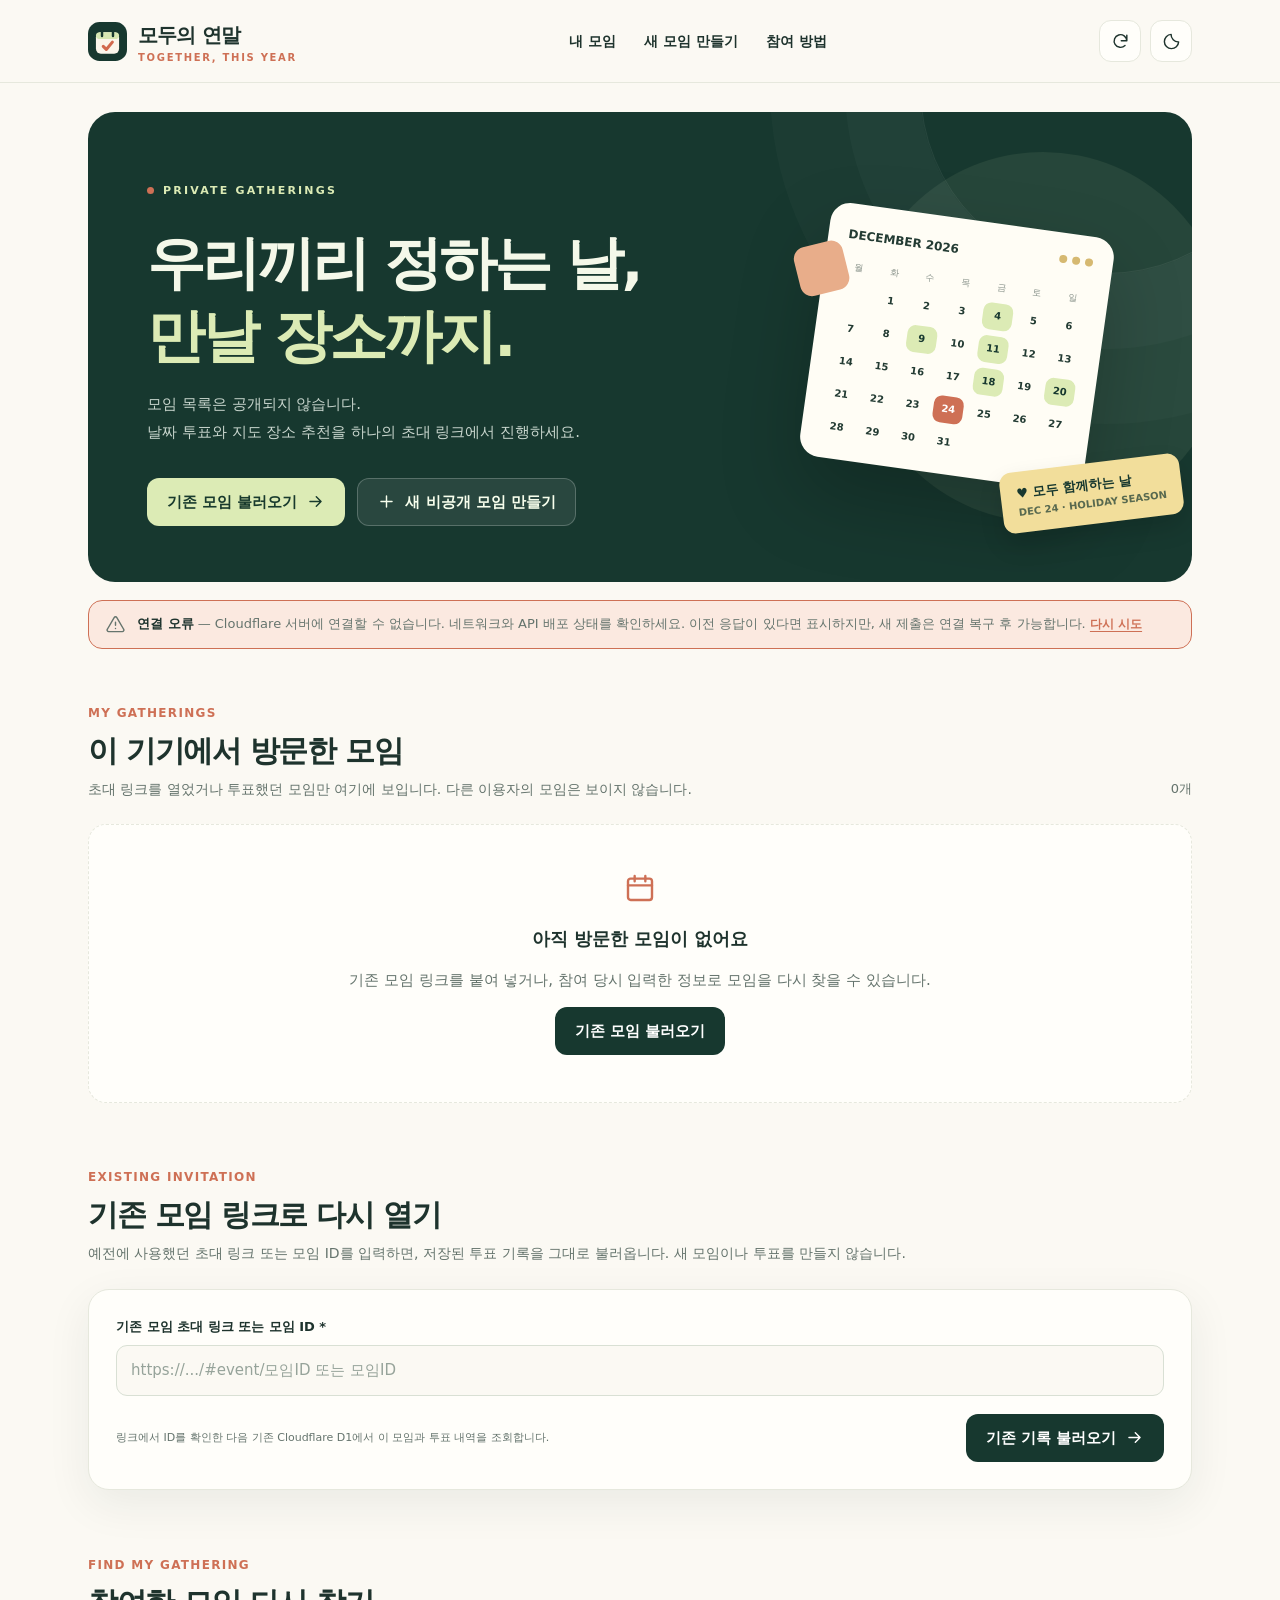
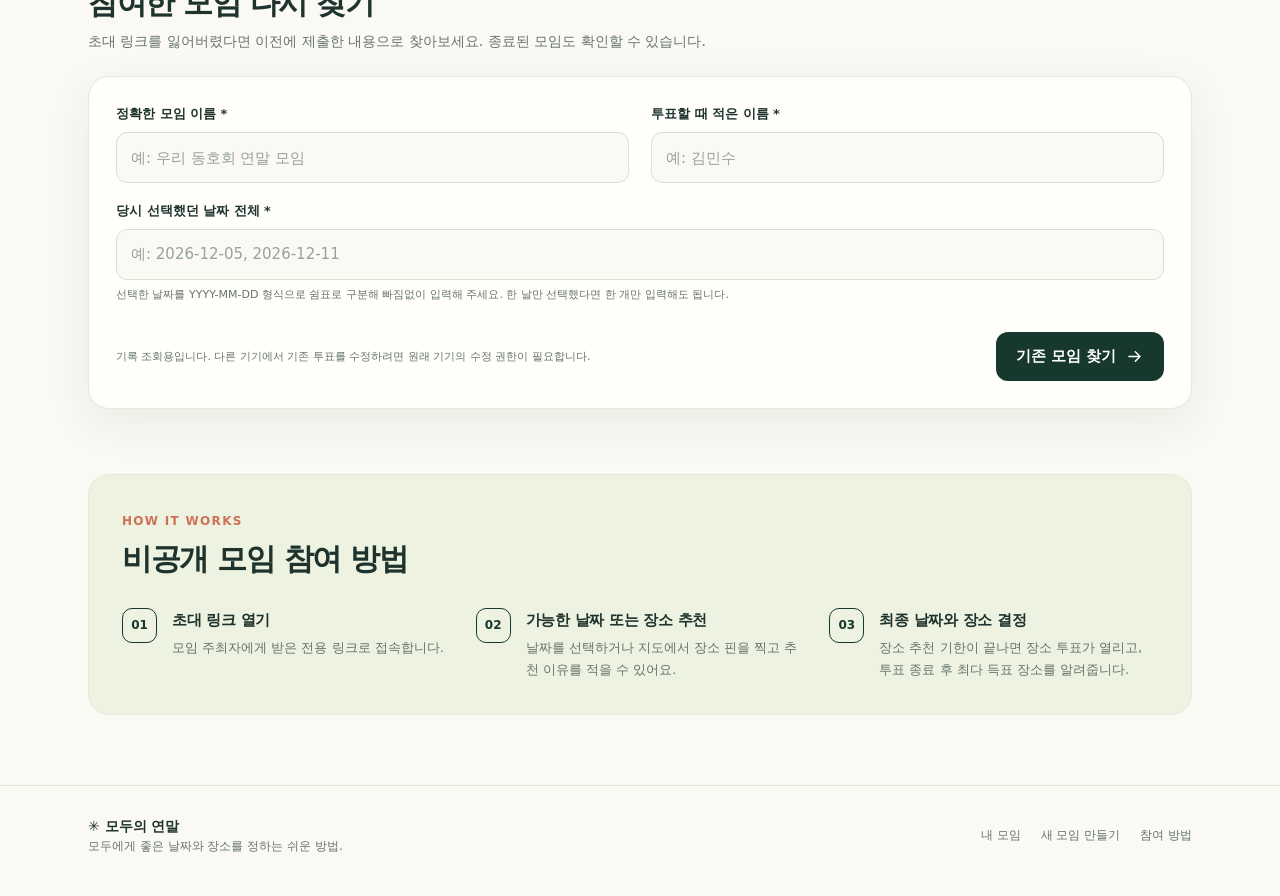
<file: index.html>
<!doctype html>
<html lang="ko">
<head>
  <meta charset="utf-8">
  <meta name="viewport" content="width=device-width, initial-scale=1, viewport-fit=cover">
  <meta name="theme-color" content="#172d28">
  <meta name="description" content="모임 날짜를 함께 고르고 지도에서 장소를 추천하고 투표하세요. 비공개 초대 링크로 진행합니다.">
  <meta name="robots" content="noindex, nofollow">
  <meta property="og:type" content="website">
  <meta property="og:title" content="모두의 연말 | 우리에게 맞는 모임 날짜·장소 정하기">
  <meta property="og:description" content="날짜 투표부터 지도 장소 추천과 최종 장소 선정까지, 모두의 연말을 함께 정하세요.">
  <meta property="og:site_name" content="모두의 연말">
  <meta property="og:image" content="./assets/og-image.png">
  <meta property="og:image:width" content="1200">
  <meta property="og:image:height" content="630">
  <meta name="twitter:card" content="summary_large_image">
  <meta name="twitter:title" content="모두의 연말 | 연말 모임 일정 조율">
  <meta name="twitter:description" content="가능한 날짜를 고르고, 지도에서 장소를 추천하고 함께 투표해요.">
  <meta name="twitter:image" content="./assets/og-image.png">
  <link rel="icon" href="./assets/favicon.svg" type="image/svg+xml">
  <link rel="icon" type="image/png" sizes="32x32" href="./assets/favicon-32.png">
  <link rel="icon" type="image/png" sizes="16x16" href="./assets/favicon-16.png">
  <link rel="apple-touch-icon" href="./assets/apple-touch-icon.png">
  <link rel="manifest" href="./manifest.webmanifest">
  <title>모두의 연말 — 우리에게 맞는 모임 날짜·장소 정하기</title>
  <link rel="stylesheet" href="./styles.css?v=20261116-places-v1">
  <script type="application/ld+json">{"@context":"https://schema.org","@type":"WebApplication","name":"모두의 연말","description":"연말 모임 날짜와 장소를 함께 선정하는 비공개 웹 서비스","applicationCategory":"LifestyleApplication","operatingSystem":"Web","inLanguage":"ko"}</script>
  <script src="./config.js" defer></script>
  <script src="./maps.js?v=20261116-places-v1" defer></script>
  <script src="./app.js?v=20261116-places-v1" defer></script>
</head>
<body>
  <a class="skip-link" href="#main">본문 바로가기</a>
  <div id="app" aria-busy="true">
    <div class="boot-loading"><div class="boot-mark">12<span>✳</span></div><p>연말 일정을 불러오는 중입니다…</p></div>
  </div>
  <div id="toast" class="toast" role="status" aria-live="polite"></div>
</body>
</html>
</file>
<file: styles.css>
@charset "UTF-8";
:root{color-scheme:light;--pine:#17382f;--pine-2:#23483e;--ink:#1e332d;--muted:#65746d;--paper:#fbf9f3;--white:#fffefa;--line:#e6e8dd;--lime:#dcebb5;--pale:#eef2e1;--coral:#ce7055;--coral-pale:#fbe9e0;--gold:#f4dd9c;--surface:#fffefa;--shadow:0 14px 45px rgba(21,46,36,.07);--radius:22px;--radius-sm:13px;--content:1160px}
:root[data-theme="dark"]{color-scheme:dark;--pine:#d9edbf;--pine-2:#b1d6a6;--ink:#edf1e7;--muted:#a5b8ac;--paper:#101b19;--white:#182621;--surface:#182621;--line:#32483d;--lime:#294d35;--pale:#273b30;--coral:#f0a58c;--coral-pale:#3e2b25;--gold:#59492c;--shadow:0 20px 50px rgba(0,0,0,.13)}
*{box-sizing:border-box}html{scroll-behavior:smooth}body{margin:0;color:var(--ink);background:var(--paper);font-family: -apple-system,BlinkMacSystemFont,"Pretendard", "Noto Sans KR", "Malgun Gothic", system-ui,sans-serif;font-size:15px;-webkit-font-smoothing:antialiased;line-height:1.6}button,input{font:inherit}button{cursor:pointer}button:disabled{cursor:not-allowed;opacity:.52}a{color:inherit}a:not(.button):hover{text-decoration-color:var(--coral)}:focus-visible{outline:3px solid var(--coral);outline-offset:3px}.skip-link{position:absolute;top:-80px;left:16px;background:var(--white);z-index:999;padding:10px}.skip-link:focus{top:12px}.shell{max-width:var(--content);margin:auto;padding-left:28px;padding-right:28px}.site-header{border-bottom:1px solid var(--line);background:var(--paper);position:relative;z-index:5}.header-inner{min-height:82px;display:flex;justify-content:space-between;align-items:center;gap:22px}.brand{display:inline-flex;align-items:center;gap:11px;text-decoration:none;flex-shrink:0}.brand img{width:39px;height:39px}.brand-name{font-size:20px;font-weight:850;letter-spacing:-.8px}.brand-caption{display:block;font-size:10px;font-weight:800;letter-spacing:1.7px;color:var(--coral);line-height:1.3}.header-nav{display:flex;align-items:center;gap:28px;font-size:14px;font-weight:700}.header-nav a{text-decoration:none}.header-nav a:hover,.footer-links a:hover{color:var(--coral)}.header-actions{display:flex;align-items:center;gap:9px}.icon-btn{border:1px solid var(--line);background:var(--surface);color:var(--ink);display:inline-flex;align-items:center;justify-content:center;min-width:42px;height:42px;border-radius:12px}.icon-btn:hover{background:var(--pale)}.icon-btn svg{width:19px;height:19px}.mobile-menu-btn{display:none}.mobile-nav{display:none;border-top:1px solid var(--line);padding:10px 28px 20px}.mobile-nav.open{display:flex;gap:8px;flex-direction:column}.mobile-nav a{padding:12px 8px;font-weight:700;text-decoration:none}
.button{border:1px solid transparent;display:inline-flex;align-items:center;justify-content:center;gap:9px;text-decoration:none;padding:13px 19px;border-radius:12px;font-weight:750;line-height:1.35;transition:transform .17s,background-color .17s,border-color .17s;min-height:48px}.button:not(:disabled):hover{transform:translateY(-2px)}.button svg{width:19px;height:19px;flex-shrink:0}.button.primary{background:#dcebb5;color:#183a2d}.button.primary:hover{background:#e7f4c5}.button.dark{background:#17382f;color:#fff}.button.dark:hover{background:#254d40}.button.ghost{background:var(--surface);color:var(--ink);border-color:var(--line)}.button.ghost:hover{background:var(--pale)}.button.outline{background:transparent;border-color:var(--line);color:var(--ink)}.button.full{width:100%}.button.small{min-height:37px;padding:8px 13px;font-size:13px}.eyebrow{display:inline-flex;align-items:center;gap:9px;font-size:11px;font-weight:900;letter-spacing:2.2px;text-transform:uppercase}.eyebrow .dot{width:7px;height:7px;border-radius:50%;background:var(--coral)}.hero{margin-top:29px;border-radius:27px;background:#17382f;color:#f4f8e9;position:relative;overflow:hidden;min-height:415px;display:grid;grid-template-columns:1.15fr .85fr}.hero:after{content:"";position:absolute;width:370px;height:370px;border:1px solid rgba(255,255,255,.07);border-radius:50%;right:-100px;top:-210px;box-shadow:0 0 0 75px rgba(255,255,255,.025),0 0 0 150px rgba(255,255,255,.018);pointer-events:none}.hero-content{padding:65px 0 56px 59px;position:relative;z-index:1}.hero .eyebrow{color:#dcebb5}.hero h1{margin:26px 0 18px;font-size:clamp(35px,4.8vw,58px);line-height:1.26;letter-spacing:-3px;font-weight:850}.hero h1 em{font-style:normal;color:#dcebb5}.hero p{font-size:15px;line-height:1.85;color:#c9d6ce;margin:0 0 31px}.hero-actions{display:flex;gap:12px;flex-wrap:wrap}.hero .button.ghost{background:rgba(255,255,255,.08);border:1px solid rgba(255,255,255,.22);color:#f8ffed}.hero-art{position:relative;min-height:400px;display:grid;place-items:center}.decor-circle{position:absolute;width:370px;height:370px;border-radius:50%;background:rgba(221,235,181,.075);right:-36px;top:40px}.art-calendar{width:286px;transform:rotate(8deg);border-radius:20px;background:#fffdf5;box-shadow:0 36px 80px rgba(0,0,0,.22);position:relative;z-index:2;color:#233b33;padding:20px 20px 18px}.art-calendar:before{content:"";position:absolute;left:-27px;top:44px;width:50px;height:50px;background:#e8ad8a;border-radius:12px;transform:rotate(-22deg);z-index:-1}.art-heading{display:flex;justify-content:space-between;font-size:12px;font-weight:800;padding:2px 0 15px}.art-dot-row{display:flex;gap:5px}.art-dot-row b{width:8px;height:8px;border-radius:100%;background:#d6b971}.art-weekdays,.art-days{display:grid;grid-template-columns:repeat(7,1fr);text-align:center;gap:6px}.art-weekdays{font-size:9px;color:#89938b;margin-bottom:8px}.art-day{font-size:10px;border-radius:8px;height:27px;display:grid;place-items:center;font-weight:650}.art-day.active{background:#dcebb5;color:#17382f}.art-day.star{background:#ce7055;color:white}.art-ticket{position:absolute;right:10px;bottom:58px;transform:rotate(-7deg);background:#f2de9b;color:#17382f;padding:12px 16px;border-radius:12px;z-index:3;box-shadow:0 12px 25px rgba(0,0,0,.14);font-weight:850;font-size:13px}.art-ticket small{display:block;font-weight:600;font-size:10px;opacity:.7}
.info-banner{display:flex;align-items:center;gap:12px;background:var(--pale);border:1px solid var(--line);border-radius:14px;padding:13px 17px;margin-top:18px;font-size:13px;color:var(--muted)}.info-banner strong{color:var(--ink)}.info-banner svg{flex-shrink:0;width:19px;height:19px}.info-banner a{font-weight:750;text-underline-offset:3px}.info-banner.error{background:var(--coral-pale);border-color:var(--coral)}.info-banner.success{background:var(--pale)}.section{padding:51px 0}.section-top{display:flex;align-items:flex-end;justify-content:space-between;gap:18px;margin-bottom:24px}.section-top h2{font-size:30px;line-height:1.3;letter-spacing:-1.3px;margin:7px 0}.section-top p{color:var(--muted);font-size:14px;margin:8px 0 0}.kicker{color:var(--coral);font-weight:850;font-size:12px;letter-spacing:1.3px}.section-aside{font-size:13px;color:var(--muted)}.stats{display:grid;grid-template-columns:repeat(3,1fr);border:1px solid var(--line);background:var(--surface);border-radius:19px;margin-top:26px;box-shadow:var(--shadow)}.stat{padding:24px 29px}.stat+.stat{border-left:1px solid var(--line)}.stat-top{font-size:12px;color:var(--muted);font-weight:750;display:flex;gap:8px;align-items:center}.stat-top svg{width:18px;height:18px;color:var(--coral)}.stat-value{font-size:30px;font-weight:850;letter-spacing:-1.5px;line-height:1.2;margin-top:10px}.stat-note{font-size:12px;color:var(--muted);margin-top:5px}.event-list{display:grid;grid-template-columns:repeat(2,minmax(0,1fr));gap:17px}.event-card{display:flex;flex-direction:column;min-height:250px;padding:27px;background:var(--surface);border:1px solid var(--line);border-radius:19px;box-shadow:var(--shadow);transition:transform .18s,border-color .18s;text-decoration:none}.event-card:hover{transform:translateY(-4px);border-color:#b6d0b8}.event-card-top{display:flex;justify-content:space-between;gap:10px;align-items:center}.event-badge{display:inline-flex;align-items:center;gap:7px;background:var(--pale);color:var(--pine);border-radius:50px;padding:5px 11px;font-weight:800;font-size:11px}.event-badge .live{width:6px;height:6px;border-radius:50%;background:#65a072}.event-badge.closed{background:var(--coral-pale);color:var(--coral)}.event-card h3{font-size:24px;letter-spacing:-1.1px;line-height:1.4;margin:26px 0 8px}.event-card p{color:var(--muted);margin:0;font-size:13px;line-height:1.7}.event-card-bottom{margin-top:auto;padding-top:26px;display:flex;align-items:center;gap:18px;justify-content:space-between;color:var(--muted);font-size:12px;font-weight:650}.event-card-bottom strong{font-size:13px;color:var(--pine);display:inline-flex;align-items:center;gap:5px}.event-card-bottom svg{width:16px;height:16px}.event-card .subinfo{display:flex;flex-wrap:wrap;gap:12px 18px;margin-top:17px}.event-card .subinfo span{font-size:12px;color:var(--muted);display:flex;gap:6px;align-items:center}.event-card .subinfo svg{width:15px;height:15px}.event-empty{padding:47px;border:1px dashed var(--line);border-radius:18px;text-align:center;background:var(--surface)}.event-empty svg{width:32px;height:32px;color:var(--coral)}.event-empty h3{margin:14px 0 4px}.event-empty p{color:var(--muted)}.how-section{margin:13px 0 70px;padding:33px;border-radius:21px;background:var(--pale);border:1px solid var(--line)}.how-section .section-top{margin-bottom:23px}.steps{display:grid;grid-template-columns:repeat(3,1fr);gap:25px}.step{display:flex;gap:15px}.step-num{width:35px;height:35px;flex-shrink:0;border:1px solid var(--pine);color:var(--pine);border-radius:10px;display:grid;place-items:center;font-weight:850;font-size:12px}.step h3{margin:0 0 5px;font-size:15px;letter-spacing:-.3px}.step p{margin:0;color:var(--muted);font-size:13px;line-height:1.7}.site-footer{border-top:1px solid var(--line);padding:29px 0 40px}.footer-inner{display:flex;justify-content:space-between;align-items:center;gap:20px}.footer-brand{font-size:14px;font-weight:850}.footer-brand small{display:block;font-size:12px;font-weight:500;color:var(--muted)}.footer-links{display:flex;align-items:center;gap:20px;font-size:12px;color:var(--muted)}.footer-links a{text-decoration:none}.footnote{margin-top:9px;color:var(--muted);font-size:11px}
.breadcrumb{display:flex;gap:8px;align-items:center;padding:31px 0 15px;color:var(--muted);font-size:13px}.breadcrumb a{text-decoration:none}.breadcrumb svg{width:14px;height:14px}.detail-title{display:flex;justify-content:space-between;gap:18px;align-items:flex-start}.detail-title h1{margin:12px 0 10px;font-size:clamp(28px,4vw,42px);line-height:1.3;letter-spacing:-1.7px}.detail-title p{margin:0;color:var(--muted);font-size:14px}.detail-head{padding-bottom:25px;border-bottom:1px solid var(--line)}.meta-chips{display:flex;gap:10px;flex-wrap:wrap;margin-top:24px}.meta-chip{display:inline-flex;gap:8px;align-items:center;background:var(--surface);border:1px solid var(--line);border-radius:10px;padding:9px 12px;font-size:12px;font-weight:700}.meta-chip svg{width:16px;height:16px;color:var(--coral)}.detail-grid{display:grid;grid-template-columns:minmax(0,1.45fr) minmax(300px,.8fr);align-items:start;gap:22px;padding-top:25px}.panel{background:var(--surface);border:1px solid var(--line);border-radius:21px;box-shadow:var(--shadow)}.calendar-panel{padding:28px}.panel-label{display:flex;align-items:flex-start;justify-content:space-between;gap:14px;margin-bottom:24px}.panel-label h2{font-size:22px;margin:0 0 5px;line-height:1.35;letter-spacing:-.8px}.panel-label p{margin:0;font-size:12px;color:var(--muted)}.tiny-icon{width:34px;height:34px;display:grid;place-items:center;border-radius:10px;background:var(--pale);color:var(--pine)}.tiny-icon svg{width:18px;height:18px}.calendar-toolbar{display:flex;justify-content:space-between;align-items:center;margin-bottom:17px}.month-title{font-size:17px;letter-spacing:-.4px;font-weight:850}.month-nav{display:flex;gap:7px}.month-nav button{width:34px;height:34px;display:grid;place-items:center;border:1px solid var(--line);border-radius:9px;background:var(--surface);color:var(--ink)}.month-nav svg{width:15px;height:15px}.calendar{display:grid;grid-template-columns:repeat(7,minmax(0,1fr));gap:6px}.weekday{text-align:center;font-size:11px;color:var(--muted);font-weight:800;padding:7px 0}.weekday.sunday{color:var(--coral)}.day{width:100%;aspect-ratio:1 / 1.04;display:flex;flex-direction:column;align-items:center;justify-content:center;border:1px solid transparent;background:var(--paper);color:var(--ink);border-radius:10px;font-weight:750;font-size:13px;position:relative;line-height:1.2;min-height:43px;transition:background .14s,border .14s}.day span.count{font-size:9px;color:var(--muted);font-weight:650;margin-top:3px}.day:disabled{opacity:.23;background:transparent}.day.available:not(:disabled):hover{border-color:var(--pine-2);background:var(--pale)}.day.selected{background:var(--pine);color:var(--paper)}.day.selected span.count{color:var(--paper);opacity:.85}.day.recommended:not(.selected){background:var(--pale);border-color:var(--lime)}.day.today:after{content:"";width:4px;height:4px;border-radius:50%;background:var(--coral);position:absolute;bottom:5px}.day.other{visibility:hidden}.legend{display:flex;gap:15px;flex-wrap:wrap;padding-top:18px;font-size:11px;color:var(--muted)}.legend span{display:flex;align-items:center;gap:6px}.legend b{width:11px;height:11px;border-radius:3px;border:1px solid var(--line);background:var(--paper)}.legend b.sel{background:var(--pine);border-color:var(--pine)}.legend b.pop{background:var(--pale);border-color:var(--lime)}.calendar-divider{border-top:1px dashed var(--line);margin:23px 0}.picked-head{display:flex;align-items:center;justify-content:space-between;gap:12px}.picked-head h3{margin:0;font-size:14px}.link-button{padding:0;background:none;border:0;color:var(--coral);text-decoration:underline;text-underline-offset:3px;font-weight:750;font-size:12px}.selected-chips{display:flex;gap:8px;flex-wrap:wrap;margin-top:13px;min-height:29px}.date-chip{padding:7px 9px;border-radius:8px;font-size:12px;font-weight:700;background:var(--pale);display:flex;gap:5px;align-items:center}.date-chip button{background:none;border:0;padding:0;display:grid;place-items:center;color:var(--muted);width:17px;height:17px}.date-chip svg{width:12px;height:12px}.helper-text{font-size:12px;color:var(--muted);margin:10px 0 0}.sticky{position:sticky;top:20px}.form-panel{padding:27px}.input-label{display:block;font-size:13px;font-weight:800;margin:23px 0 8px}.input-field{height:51px;width:100%;padding:12px 14px;border:1px solid #d9e0d4;background:var(--paper);color:var(--ink);border-radius:11px;outline:0;transition:border .16s,box-shadow .16s}.input-field:focus{border-color:var(--pine-2);box-shadow:0 0 0 3px rgba(95,143,113,.18)}.input-field::placeholder{color:#96a39a}.form-hint{font-size:11px;color:var(--muted);margin-top:6px}.summary-preview{background:var(--pale);border-radius:13px;padding:16px;margin:20px 0}.summary-preview .summary-top{font-size:12px;font-weight:750;color:var(--muted)}.summary-preview strong{font-size:25px;letter-spacing:-.5px}.summary-preview .summary-bottom{font-size:12px;color:var(--muted)}.checkbox-line{display:flex;align-items:flex-start;gap:9px;margin:19px 0 18px;font-size:12px;color:var(--muted);cursor:pointer;line-height:1.65}.checkbox-line input{width:16px;height:16px;accent-color:#23483e;margin:2px 0 0;flex-shrink:0}.privacy-note{font-size:11px;line-height:1.8;color:var(--muted);text-align:center;margin:14px 0 0}.form-error{font-size:12px;color:var(--coral);font-weight:700;margin:11px 0 0}.form-success{background:var(--pale);border-radius:10px;padding:12px 13px;font-size:12px;margin-top:13px;color:var(--ink)}.form-success svg{width:17px;height:17px;vertical-align:middle;color:#58966b}.spinner{display:inline-block;border:2px solid rgba(255,255,255,.3);border-top-color:currentColor;border-radius:50%;width:17px;height:17px;animation:spin .7s linear infinite}@keyframes spin{to{transform:rotate(360deg)}}.result-section{padding:35px 0 65px}.results-grid{display:grid;grid-template-columns:1.15fr .85fr;gap:22px}.results-panel{padding:27px}.result-row{display:flex;align-items:center;gap:12px;margin:13px 0}.result-date{flex:0 0 80px;font-size:13px;font-weight:800}.result-track{height:9px;border-radius:50px;background:var(--pale);flex:1;min-width:25px;overflow:hidden}.result-track span{display:block;height:100%;background:var(--coral);border-radius:50px}.result-count{font-size:12px;color:var(--muted);flex:0 0 36px;text-align:right}.result-header{display:flex;align-items:center;justify-content:space-between;gap:8px;margin-bottom:19px}.result-header h3{font-size:17px;margin:0}.result-header span{font-size:11px;color:var(--muted)}.participant-list{display:flex;flex-direction:column;gap:10px}.person{display:flex;align-items:center;justify-content:space-between;gap:12px;padding:10px 0;border-bottom:1px solid var(--line);font-size:13px}.person:last-child{border-bottom:0}.avatar{width:32px;height:32px;border-radius:50%;background:var(--pale);color:var(--pine);display:grid;place-items:center;font-size:13px;font-weight:900;flex-shrink:0}.person-info{display:flex;align-items:center;gap:10px}.person span:last-child{font-size:12px;color:var(--muted)}.empty-mini{border:1px dashed var(--line);border-radius:13px;text-align:center;padding:25px;color:var(--muted);font-size:12px}.empty-mini svg{width:26px;height:26px;display:block;margin:0 auto 10px}.backline{display:flex;justify-content:center;padding-bottom:35px}.toast{position:fixed;left:50%;bottom:27px;z-index:50;transform:translate(-50%,120px);opacity:0;padding:13px 20px;background:#17382f;color:#fff;border-radius:13px;box-shadow:0 12px 32px rgba(0,0,0,.17);pointer-events:none;transition:transform .22s,opacity .22s;font-size:13px;font-weight:750;max-width:calc(100% - 24px);text-align:center}.toast.show{opacity:1;transform:translate(-50%,0)}.skeleton{min-height:280px;background:linear-gradient(90deg,var(--surface),var(--pale),var(--surface));background-size:200% 100%;animation:shimmer 1.5s infinite;border-radius:18px}@keyframes shimmer{to{background-position:-200% 0}}.boot-loading{min-height:78vh;display:grid;place-content:center;text-align:center;gap:15px;color:var(--muted)}.boot-mark{margin:auto;background:#17382f;color:#e4efc6;padding:15px;border-radius:21px;font-size:30px;font-weight:900;position:relative}.boot-mark span{position:absolute;font-size:17px;right:-7px;top:-9px;color:#ce7055}.boot-loading p{font-size:13px}.error-screen{min-height:350px;display:grid;place-items:center;text-align:center}.error-screen svg{width:42px;height:42px;color:var(--coral)}.error-screen h2{margin:9px 0}.error-screen p{color:var(--muted)}
@media(max-width:1000px){.hero-content{padding-left:38px}.hero h1{font-size:44px}.hero-art{transform:scale(.89);transform-origin:center}.detail-grid{grid-template-columns:minmax(0,1.15fr) minmax(290px,.85fr);gap:17px}.calendar-panel,.form-panel{padding:21px}}
@media(max-width:760px){.shell{padding-left:19px;padding-right:19px}.header-inner{min-height:70px}.header-nav{display:none}.mobile-menu-btn{display:grid}.brand-name{font-size:18px}.hero{grid-template-columns:1fr;min-height:0;margin-top:17px;border-radius:19px}.hero-content{padding:37px 29px 0}.hero h1{font-size:clamp(35px,6.4vw,48px);letter-spacing:-2px}.hero p{margin-bottom:22px}.hero-art{min-height:235px;transform:none;overflow:hidden}.decor-circle{width:340px;height:340px;top:22px;right:calc(50% - 200px)}.art-calendar{transform:rotate(7deg) scale(.69);margin-top:-60px}.art-ticket{right:20%;bottom:28px;transform:rotate(-6deg) scale(.91)}.stats{margin-top:17px}.stat{padding:20px 14px}.stat-value{font-size:25px}.stat-note{font-size:11px}.event-list{grid-template-columns:1fr}.section{padding:38px 0}.how-section{padding:23px;margin-bottom:43px}.steps{grid-template-columns:1fr;gap:21px}.detail-grid,.results-grid{grid-template-columns:1fr}.sticky{position:static}.detail-title{flex-wrap:wrap}.detail-title .button{order:3}.detail-head{padding-bottom:20px}.calendar-panel,.form-panel,.results-panel{padding:24px}.footer-inner{align-items:flex-start;flex-direction:column}.result-section{padding-bottom:38px}}
@media(max-width:400px){.shell{padding-left:13px;padding-right:13px}.header-actions{gap:5px}.brand{gap:8px}.brand img{width:35px;height:35px}.brand-name{font-size:16px}.header-inner{gap:8px}.icon-btn{min-width:38px;height:38px}.hero-content{padding:32px 23px 0}.hero h1{font-size:35px}.hero-actions{gap:8px}.hero-actions .button{font-size:13px;padding:12px}.stats{grid-template-columns:1fr}.stat{display:grid;grid-template-columns:1fr 1fr;align-items:center;padding:13px 19px}.stat+.stat{border-left:0;border-top:1px solid var(--line)}.stat-value{font-size:25px;margin-top:0}.stat-note{grid-column:2;margin:0}.section-top h2{font-size:26px}.event-card{padding:22px}.calendar-panel,.form-panel,.results-panel{padding:15px}.calendar{gap:3px}.day{border-radius:8px;min-height:36px;font-size:12px}.day span.count{font-size:8px}.meta-chip{padding:8px;font-size:11px}.detail-title h1{font-size:29px}.result-date{flex-basis:66px;font-size:12px}.result-row{gap:7px}.footer-links{flex-wrap:wrap}}
@media(prefers-reduced-motion:reduce){*,*:before,*:after{scroll-behavior:auto!important;animation:none!important;transition:none!important}}
@media(max-width:400px){.brand-caption{display:none}}

/* Event creator and management */
.edit-wrap{max-width:870px;margin:29px auto 80px}.edit-intro{text-align:center;margin:22px 0 29px}.edit-intro h1{font-size:clamp(31px,5vw,44px);letter-spacing:-1.8px;margin:8px 0 6px}.edit-intro p{color:var(--muted);margin:0}.edit-panel{padding:32px}.edit-form-grid{display:grid;grid-template-columns:repeat(2,minmax(0,1fr));gap:20px 22px}.field{min-width:0}.field.wide{grid-column:1/-1}.field>label{font-size:13px;font-weight:800;display:block;margin-bottom:7px}.field .checkbox-line{display:flex;margin:3px 0 0;font-weight:450}.edit-textarea{resize:vertical;height:90px;min-height:90px;line-height:1.6}.edit-bottom{display:flex;justify-content:space-between;gap:17px;align-items:center;border-top:1px solid var(--line);padding-top:23px;margin-top:23px}.edit-warning{color:var(--muted);font-size:12px;max-width:440px}.edit-help{border:1px solid var(--line);border-radius:16px;padding:18px 23px;margin-top:20px;background:var(--surface);font-size:13px;line-height:1.85}.edit-help h2{font-size:16px;margin:0 0 5px}.edit-help p{margin:0;color:var(--muted)}.detail-admin-actions{display:flex;gap:8px;flex-wrap:wrap}.detail-admin-actions .button{white-space:nowrap}
@media(max-width:640px){.edit-panel{padding:18px}.edit-form-grid{grid-template-columns:minmax(0,1fr);gap:16px}.edit-bottom{flex-direction:column;align-items:stretch}.edit-bottom .button{width:100%}.detail-admin-actions{width:100%}.detail-admin-actions .button{flex:1}.edit-wrap{margin-top:18px}}

/* Private gatherings: invitations, recovery, and complete voter breakdown */
.recover-section{padding:10px 0 52px}
.recovery-panel{padding:27px}
.recovery-grid{display:grid;grid-template-columns:repeat(2,minmax(0,1fr));gap:18px 22px}
.recovery-grid .field.wide{grid-column:1/-1}
.recovery-bottom{margin-top:18px;display:flex;align-items:center;justify-content:space-between;gap:18px}
.recovery-bottom .form-hint{max-width:550px;margin:0}
.winner-summary{padding:22px 26px;margin-bottom:22px;border:1px solid var(--line);background:var(--pale);border-radius:19px}
.winner-summary>strong{display:flex;align-items:center;gap:9px;font-size:15px}
.winner-summary>strong svg{height:19px;width:19px;color:var(--coral)}
.winner-summary p{margin:7px 0 9px;font-weight:700}
.result-item+.result-item{border-top:1px solid var(--line)}
.result-item{padding:5px 0 10px}
.result-voters{padding-left:3px}
.voter-chips{display:flex;flex-wrap:wrap;gap:6px;margin:8px 0}
.voter-chip{font-size:11px;font-weight:700;background:var(--pale);border:1px solid var(--line);border-radius:20px;padding:3px 9px;line-height:1.5;overflow-wrap:anywhere}
.person-info{min-width:0;align-items:flex-start}
.person-body{min-width:0;display:flex;flex-direction:column}
.person-body strong{overflow-wrap:anywhere}
.person-body small{display:block;color:var(--muted);line-height:1.65;overflow-wrap:anywhere}
.person>span{flex-shrink:0}
.all-dates-panel{margin-top:22px;padding:27px}
.all-dates-panel h3{font-size:17px;margin:0}
.all-dates-list{display:grid;grid-template-columns:repeat(2,minmax(0,1fr));gap:10px 22px;margin-top:16px}
.all-date{min-width:0;padding:15px;border-radius:13px;border:1px solid var(--line)}
.all-date strong{font-size:12px}
@media(max-width:760px){.recovery-grid,.all-dates-list{grid-template-columns:1fr}.recovery-panel{padding:20px}.recovery-bottom{align-items:stretch;flex-direction:column}.recovery-bottom button{width:100%}}
@media(max-width:400px){.recovery-panel{padding:15px}.winner-summary{padding:17px}.all-dates-panel{padding:17px}.result-voters .voter-chip{font-size:10px}}
.archive-notice{border:1px solid var(--line);background:var(--pale);color:var(--muted);border-radius:13px;padding:13px 18px;margin-top:22px;display:flex;align-items:flex-start;gap:10px;font-size:13px}
.archive-notice svg{width:18px;height:18px;flex-shrink:0;margin-top:1px}
.archive-notice+.result-section{padding-top:18px}

/* 2026: staged location proposals and voting */
.place-section{padding:18px 0 70px;scroll-margin-top:85px}
.place-section .section-top{padding:0;margin-bottom:18px}
.phase-steps{display:flex;gap:10px;margin:15px 0 19px;flex-wrap:wrap}
.phase-steps span{border:1px solid var(--line);border-radius:999px;background:var(--surface);padding:9px 15px;font-size:12px;font-weight:750;color:var(--muted)}
.phase-steps span.active{background:var(--pine);color:#e7f0d4;border-color:var(--pine)}
.stage-notice{display:flex;align-items:flex-start;gap:9px;border:1px solid var(--line);background:var(--pale);padding:14px 17px;border-radius:13px;color:var(--ink);font-size:13px;line-height:1.65;margin-bottom:18px}
.stage-notice svg{width:19px;height:19px;flex-shrink:0;color:var(--coral);margin-top:1px}
.place-layout{display:grid;grid-template-columns:minmax(0,1.23fr) minmax(310px,.77fr);gap:19px;align-items:start}
.place-map-panel,.place-input-panel{padding:24px;min-width:0}
.place-input-panel h3{font-size:19px;margin:2px 0 20px}
.map-toolbar{display:flex;align-items:center;justify-content:space-between;gap:12px;flex-wrap:wrap;margin-bottom:16px}
.map-toolbar strong{font-size:15px;display:flex;align-items:center;gap:7px}
.map-toolbar svg{width:18px;height:18px;color:var(--coral)}
.map-select{width:auto;max-width:215px;font-size:12px;height:40px;min-width:150px}
.place-map{height:360px;background:#e3eadd;border-radius:15px;overflow:hidden;border:1px solid var(--line);position:relative;z-index:0}
.place-map:empty:before{content:'지도를 연결하는 중입니다…';position:absolute;inset:0;display:grid;place-items:center;color:#51645d;font-size:13px}
.map-my-location{margin-top:9px}
.place-edit{display:flex;flex-direction:column;gap:17px}
.place-edit .field,.place-vote-form .field{min-width:0}
.place-edit .input-field,.place-vote-form .input-field{width:100%}
.place-input-panel .checkbox-line{margin:3px 0}
.place-input-panel .button.full{justify-content:center}
.place-input-panel .edit-textarea{min-height:100px}
.pin-status{background:var(--pale);padding:12px 13px;border-radius:12px;font-size:12px;display:flex;gap:7px;align-items:center;color:var(--ink);font-weight:800}
.pin-status svg{height:18px;width:18px;color:var(--coral)}
.place-proposals{margin-top:24px;display:flex;flex-direction:column;gap:11px}
.place-option{display:flex;gap:13px;padding:18px;border:1px solid var(--line);border-radius:15px;background:var(--surface)}
.place-option.winner-option{border-color:var(--coral);box-shadow:0 2px 15px rgba(191,102,70,.12)}
.place-number{height:31px;min-width:31px;border-radius:50%;background:var(--pale);display:grid;place-items:center;font-weight:900;color:var(--pine);font-size:13px}
.place-option-content{min-width:0;flex:1}
.place-titleline{display:flex;gap:9px;justify-content:space-between;align-items:center;min-width:0}
.place-titleline h3{font-size:15px;overflow-wrap:anywhere;margin:0 0 4px}
.place-titleline strong{white-space:nowrap;font-size:12px;color:var(--coral)}
.place-quote{font-size:13px;line-height:1.65;white-space:pre-wrap;overflow-wrap:anywhere;margin:9px 0;color:var(--ink)}
.place-links{display:flex;flex-wrap:wrap;gap:8px;margin-top:10px}
.place-links a{color:var(--pine);background:var(--pale);border-radius:7px;padding:5px 8px;text-decoration:none;font-size:11px;font-weight:800}
.place-links a:hover{text-decoration:underline}
.place-winner{border-radius:19px;background:linear-gradient(120deg,#19392f,#2f584a);color:#f2f7e8;padding:24px 27px;margin-bottom:21px}
.place-winner h3{font-size:clamp(22px,3vw,30px);color:#e4f0cb;margin:8px 0 6px;overflow-wrap:anywhere}
.place-winner p{margin:5px 0;font-size:13px}
.place-winner .place-links a{background:rgba(255,255,255,.15);color:#eff7dd}
.place-vote-form{display:flex;flex-direction:column;gap:16px}
.vote-choice-list{display:flex;flex-direction:column;gap:8px}
.vote-choice{display:flex;align-items:center;gap:12px;border:1px solid var(--line);border-radius:11px;padding:12px 14px;cursor:pointer;background:var(--surface)}
.vote-choice:has(input:checked){border-color:var(--coral);background:var(--pale)}
.vote-choice input{width:18px;height:18px;accent-color:var(--coral);flex-shrink:0}
.vote-choice span{display:flex;flex-direction:column;gap:3px;min-width:0}
.vote-choice strong{font-size:13px;overflow-wrap:anywhere}
.vote-choice small{font-size:11px;color:var(--muted)}
.field[hidden]{display:none!important}
@media(max-width:900px){.place-layout{grid-template-columns:minmax(0,1fr)}.place-map{height:320px}.place-section{padding-bottom:44px}}
@media(max-width:550px){.place-map-panel,.place-input-panel{padding:16px}.place-map{height:260px}.phase-steps{gap:5px}.phase-steps span{font-size:11px;padding:7px 9px}.place-winner{padding:20px}.map-select{max-width:100%;flex:1}.map-toolbar{flex-wrap:wrap}}

.date-decision{background:var(--pale);border:1px solid var(--line);border-radius:18px;padding:23px 26px;margin-top:21px;margin-bottom:4px}
.date-decision h3{font-size:clamp(21px,3.4vw,30px);margin:8px 0;color:var(--pine)}
.date-decision p{font-size:13px;margin:6px 0;color:var(--ink)}

.coordinate-row{display:grid;grid-template-columns:1fr 1fr;gap:10px}
.coordinate-row .field>label{font-size:11px}
@media(max-width:400px){.coordinate-row{grid-template-columns:1fr}}
</file>
